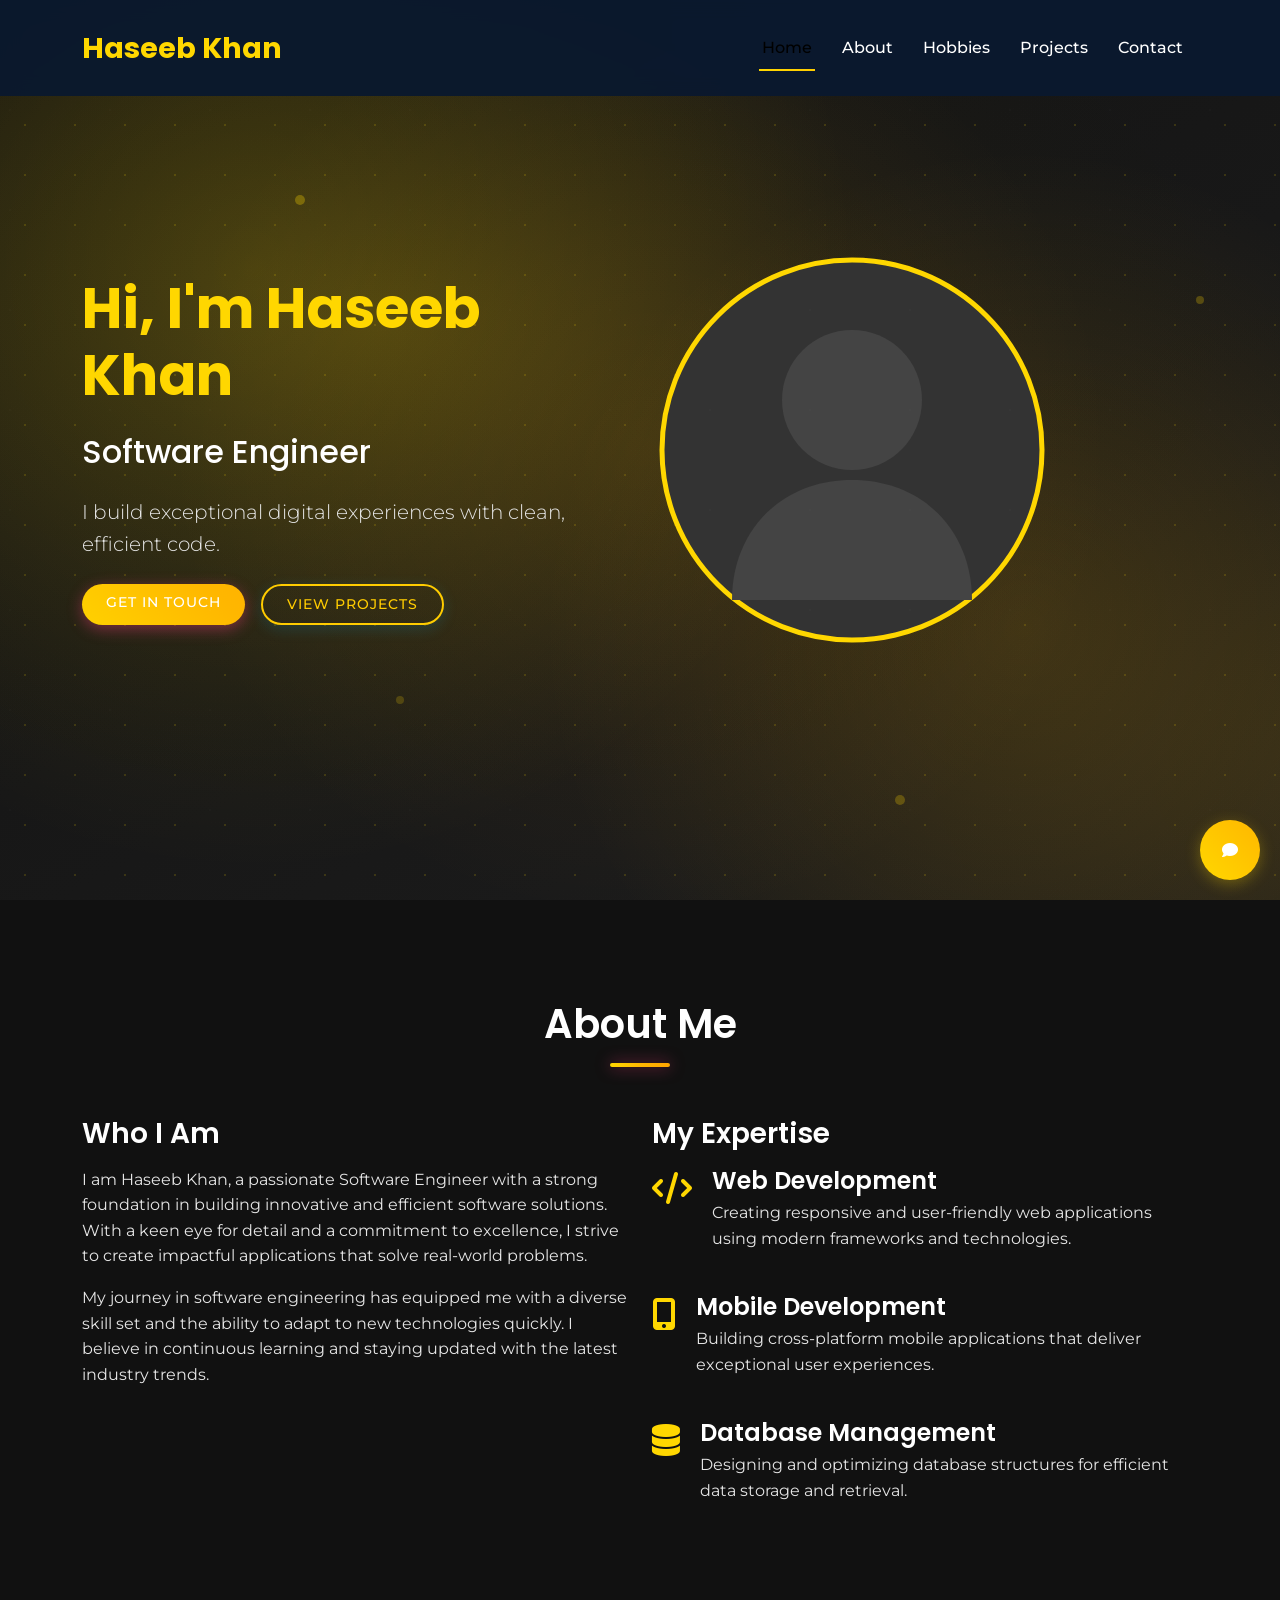
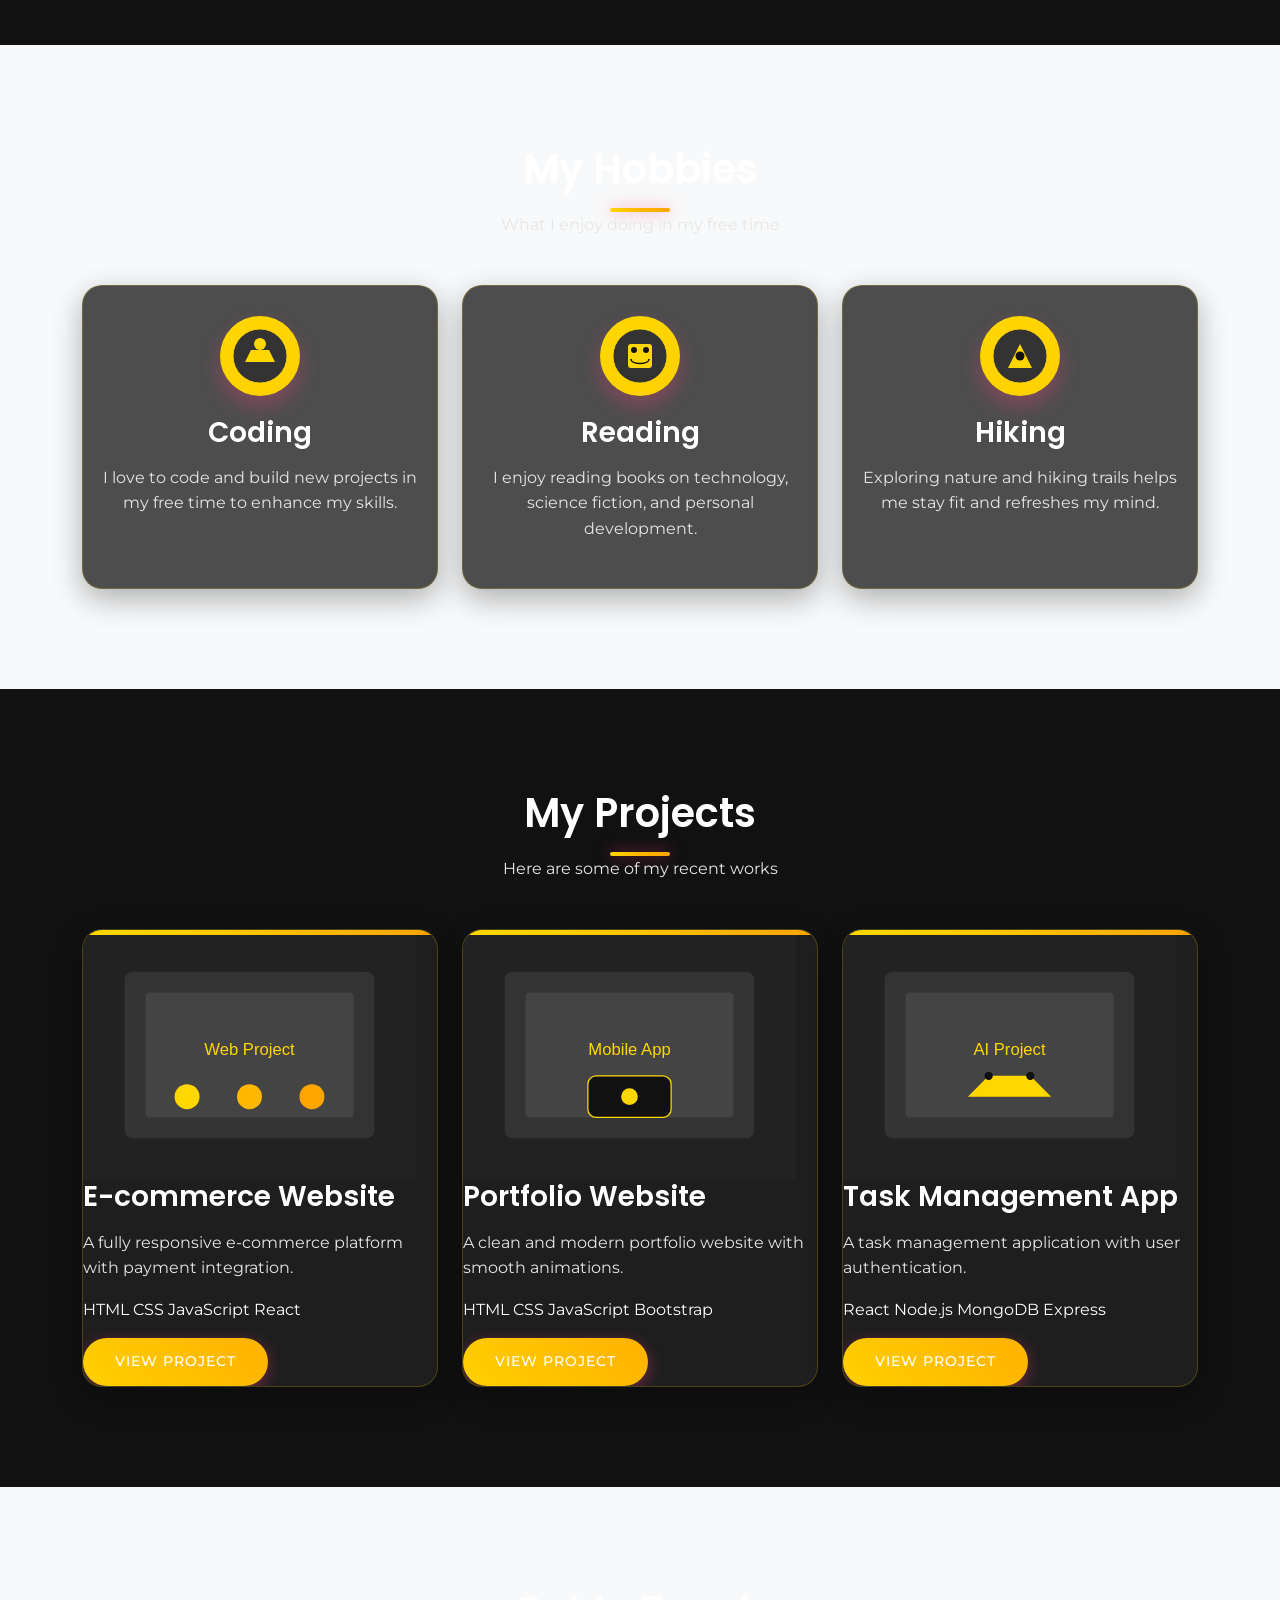
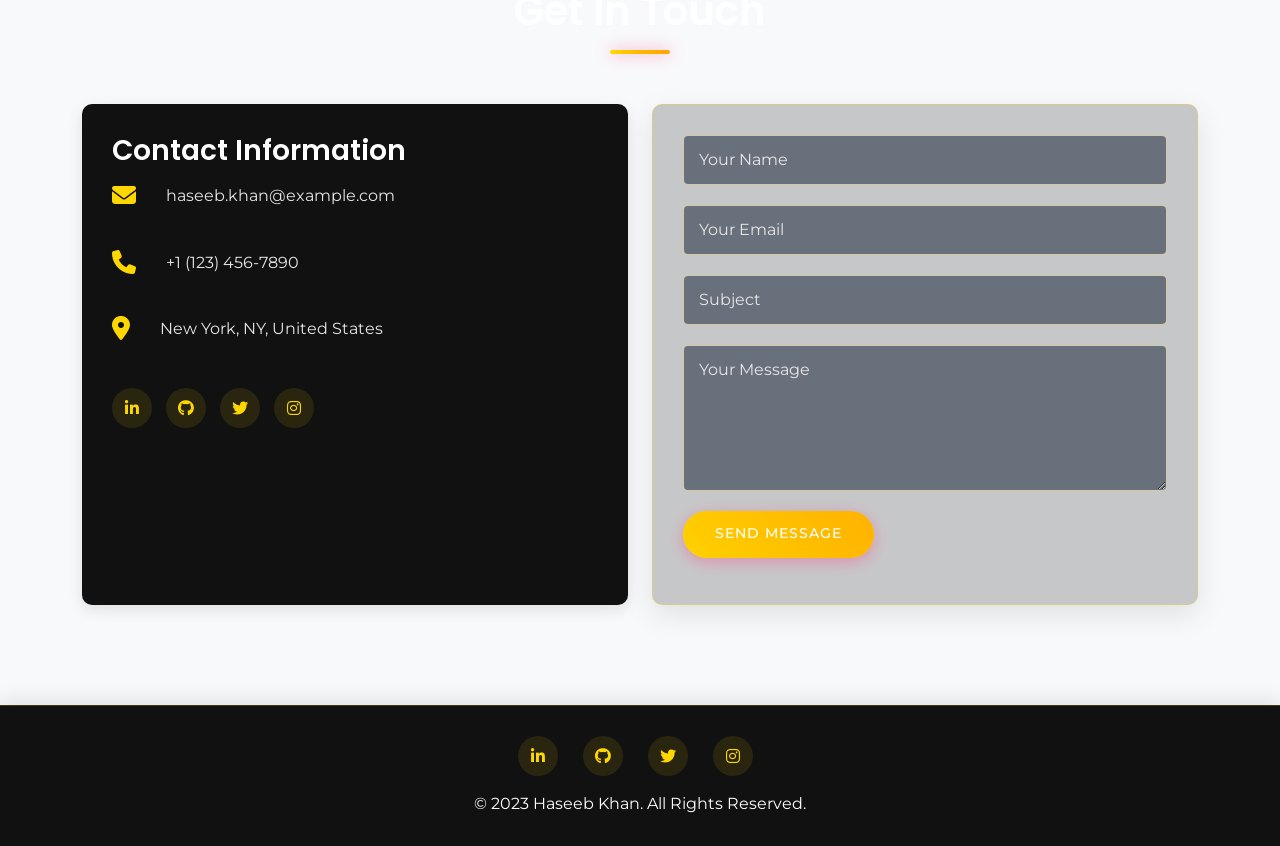
<file: index.html>
<!DOCTYPE html>
<html lang="en">
<head>
    <meta charset="UTF-8">
    <meta name="viewport" content="width=device-width, initial-scale=1.0">
    <title>Haseeb Khan - Software Engineer</title>
    <!-- Bootstrap CSS -->
    <link href="https://cdn.jsdelivr.net/npm/bootstrap@5.3.0/dist/css/bootstrap.min.css" rel="stylesheet">
    <!-- Font Awesome for icons -->
    <link rel="stylesheet" href="https://cdnjs.cloudflare.com/ajax/libs/font-awesome/6.4.0/css/all.min.css">
    <!-- Google Fonts -->
    <link href="https://fonts.googleapis.com/css2?family=Montserrat:wght@300;400;500;600;700&family=Poppins:wght@300;400;500;600;700&display=swap" rel="stylesheet">
    <!-- Custom CSS -->
    <link rel="stylesheet" href="css/style.css">
    <!-- AOS Animation Library -->
    <link href="https://unpkg.com/aos@2.3.1/dist/aos.css" rel="stylesheet">
</head>
<body>
    <!-- Navigation Bar -->
    <nav class="navbar navbar-expand-lg fixed-top">
        <div class="container">
            <a class="navbar-brand" href="#">Haseeb Khan</a>
            <button class="navbar-toggler" type="button" data-bs-toggle="collapse" data-bs-target="#navbarNav" aria-controls="navbarNav" aria-expanded="false" aria-label="Toggle navigation">
                <span class="navbar-toggler-icon"></span>
            </button>
            <div class="collapse navbar-collapse" id="navbarNav">
                <ul class="navbar-nav ms-auto">
                    <li class="nav-item">
                        <a class="nav-link active" href="#home">Home</a>
                    </li>
                    <li class="nav-item">
                        <a class="nav-link" href="about.html">About</a>
                    </li>
                    <li class="nav-item">
                        <a class="nav-link" href="#hobbies">Hobbies</a>
                    </li>
                    <li class="nav-item">
                        <a class="nav-link" href="projects.html">Projects</a>
                    </li>
                    <li class="nav-item">
                        <a class="nav-link" href="contact.html">Contact</a>
                    </li>
                </ul>
            </div>
        </div>
    </nav>

    <!-- Hero Section -->
    <section id="home" class="hero-section d-flex align-items-center" style="background-image: url('images/hero-bg.svg');">
        <div class="container">
            <div class="row align-items-center">
                <div class="col-lg-6" data-aos="fade-right" data-aos-delay="200">
                    <h1 class="display-4 fw-bold mb-4">Hi, I'm <span class="highlight">Haseeb Khan</span></h1>
                    <h2 class="mb-4">Software Engineer</h2>
                    <p class="lead mb-4">I build exceptional digital experiences with clean, efficient code.</p>
                    <div class="d-flex gap-3">
                        <a href="#contact" class="btn btn-primary px-4 py-2">Get In Touch</a>
                        <a href="#projects" class="btn btn-outline-primary px-4 py-2">View Projects</a>
                    </div>
                </div>
                <div class="col-lg-6" data-aos="fade-left" data-aos-delay="400">
                    <!-- Profile image -->
                    <div class="profile-image-container">
                        <img src="images/profile.svg" alt="Haseeb Khan" class="img-fluid profile-image">
                    </div>
                </div>
            </div>
        </div>
    </section>

    <!-- About Section -->
    <section id="about" class="section-padding">
        <div class="container">
            <div class="section-title" data-aos="fade-up">
                <h2>About Me</h2>
                <div class="underline"></div>
            </div>
            <div class="row">
                <div class="col-md-6" data-aos="fade-right" data-aos-delay="200">
                    <h3>Who I Am</h3>
                    <p>I am Haseeb Khan, a passionate Software Engineer with a strong foundation in building innovative and efficient software solutions. With a keen eye for detail and a commitment to excellence, I strive to create impactful applications that solve real-world problems.</p>
                    <p>My journey in software engineering has equipped me with a diverse skill set and the ability to adapt to new technologies quickly. I believe in continuous learning and staying updated with the latest industry trends.</p>
                </div>
                <div class="col-md-6" data-aos="fade-left" data-aos-delay="200">
                    <h3>My Expertise</h3>
                    <div class="expertise-item">
                        <i class="fas fa-code"></i>
                        <div>
                            <h4>Web Development</h4>
                            <p>Creating responsive and user-friendly web applications using modern frameworks and technologies.</p>
                        </div>
                    </div>
                    <div class="expertise-item">
                        <i class="fas fa-mobile-alt"></i>
                        <div>
                            <h4>Mobile Development</h4>
                            <p>Building cross-platform mobile applications that deliver exceptional user experiences.</p>
                        </div>
                    </div>
                    <div class="expertise-item">
                        <i class="fas fa-database"></i>
                        <div>
                            <h4>Database Management</h4>
                            <p>Designing and optimizing database structures for efficient data storage and retrieval.</p>
                        </div>
                    </div>
                </div>
            </div>
        </div>
    </section>

    <!-- Hobbies Section -->
    <section id="hobbies" class="section-padding bg-light">
        <div class="container">
            <div class="section-title text-center mb-5" data-aos="fade-up">
                <h2>My Hobbies</h2>
                <div class="underline"></div>
                <p>What I enjoy doing in my free time</p>
            </div>
            <div class="row g-4">
                <div class="col-md-4" data-aos="zoom-in" data-aos-delay="100">
                    <div class="hobby-card">
                        <div class="hobby-icon">
                            <img src="images/hobby1.svg" alt="Coding" class="img-fluid" style="width: 60px; height: 60px;">
                        </div>
                        <h3>Coding</h3>
                        <p>I love to code and build new projects in my free time to enhance my skills.</p>
                    </div>
                </div>
                <div class="col-md-4" data-aos="zoom-in" data-aos-delay="200">
                    <div class="hobby-card">
                        <div class="hobby-icon">
                            <img src="images/hobby2.svg" alt="Reading" class="img-fluid" style="width: 60px; height: 60px;">
                        </div>
                        <h3>Reading</h3>
                        <p>I enjoy reading books on technology, science fiction, and personal development.</p>
                    </div>
                </div>
                <div class="col-md-4" data-aos="zoom-in" data-aos-delay="300">
                    <div class="hobby-card">
                        <div class="hobby-icon">
                            <img src="images/hobby3.svg" alt="Hiking" class="img-fluid" style="width: 60px; height: 60px;">
                        </div>
                        <h3>Hiking</h3>
                        <p>Exploring nature and hiking trails helps me stay fit and refreshes my mind.</p>
                    </div>
                </div>
            </div>
        </div>
    </section>

    <!-- Projects Section -->
    <section id="projects" class="section-padding">
        <div class="container">
            <div class="section-title text-center mb-5" data-aos="fade-up">
                <h2>My Projects</h2>
                <div class="underline"></div>
                <p>Here are some of my recent works</p>
            </div>
            <div class="row g-4">
                <div class="col-md-4" data-aos="fade-up" data-aos-delay="100">
                    <div class="project-card">
                        <img src="images/project1.svg" alt="Project 1" class="img-fluid project-img">
                        <div class="project-content">
                            <h3>E-commerce Website</h3>
                            <p>A fully responsive e-commerce platform with payment integration.</p>
                            <div class="project-tags">
                                <span class="project-tag">HTML</span>
                                <span class="project-tag">CSS</span>
                                <span class="project-tag">JavaScript</span>
                                <span class="project-tag">React</span>
                            </div>
                            <a href="#" class="btn btn-sm btn-primary mt-3">View Project</a>
                        </div>
                    </div>
                </div>
                <div class="col-md-4" data-aos="fade-up" data-aos-delay="200">
                    <div class="project-card">
                        <img src="images/project2.svg" alt="Project 2" class="img-fluid project-img">
                        <div class="project-content">
                            <h3>Portfolio Website</h3>
                            <p>A clean and modern portfolio website with smooth animations.</p>
                            <div class="project-tags">
                                <span class="project-tag">HTML</span>
                                <span class="project-tag">CSS</span>
                                <span class="project-tag">JavaScript</span>
                                <span class="project-tag">Bootstrap</span>
                            </div>
                            <a href="#" class="btn btn-sm btn-primary mt-3">View Project</a>
                        </div>
                    </div>
                </div>
                <div class="col-md-4" data-aos="fade-up" data-aos-delay="300">
                    <div class="project-card">
                        <img src="images/project3.svg" alt="Project 3" class="img-fluid project-img">
                        <div class="project-content">
                            <h3>Task Management App</h3>
                            <p>A task management application with user authentication.</p>
                            <div class="project-tags">
                                <span class="project-tag">React</span>
                                <span class="project-tag">Node.js</span>
                                <span class="project-tag">MongoDB</span>
                                <span class="project-tag">Express</span>
                            </div>
                            <a href="#" class="btn btn-sm btn-primary mt-3">View Project</a>
                        </div>
                    </div>
                </div>
            </div>
        </div>
    </section>

    <!-- Contact Section -->
    <section id="contact" class="section-padding bg-light">
        <div class="container">
            <div class="section-title" data-aos="fade-up">
                <h2>Get In Touch</h2>
                <div class="underline"></div>
            </div>
            <div class="row">
                <div class="col-md-6" data-aos="fade-right" data-aos-delay="200">
                    <div class="contact-info">
                        <h3>Contact Information</h3>
                        <div class="contact-item">
                            <i class="fas fa-envelope"></i>
                            <p>haseeb.khan@example.com</p>
                        </div>
                        <div class="contact-item">
                            <i class="fas fa-phone"></i>
                            <p>+1 (123) 456-7890</p>
                        </div>
                        <div class="contact-item">
                            <i class="fas fa-map-marker-alt"></i>
                            <p>New York, NY, United States</p>
                        </div>
                        <div class="social-links">
                            <a href="#" class="social-icon"><i class="fab fa-linkedin-in"></i></a>
                            <a href="#" class="social-icon"><i class="fab fa-github"></i></a>
                            <a href="#" class="social-icon"><i class="fab fa-twitter"></i></a>
                            <a href="#" class="social-icon"><i class="fab fa-instagram"></i></a>
                        </div>
                    </div>
                </div>
                <div class="col-md-6" data-aos="fade-left" data-aos-delay="200">
                    <form id="contact-form" class="contact-form">
                        <div class="mb-3">
                            <input type="text" class="form-control" id="name" placeholder="Your Name" required>
                        </div>
                        <div class="mb-3">
                            <input type="email" class="form-control" id="email" placeholder="Your Email" required>
                        </div>
                        <div class="mb-3">
                            <input type="text" class="form-control" id="subject" placeholder="Subject">
                        </div>
                        <div class="mb-3">
                            <textarea class="form-control" id="message" rows="5" placeholder="Your Message" required></textarea>
                        </div>
                        <button type="submit" class="btn btn-primary">Send Message</button>
                        <div id="form-message" class="mt-3"></div>
                    </form>
                </div>
            </div>
        </div>
    </section>

    <!-- Footer -->
    <footer>
        <div class="container">
            <div class="footer-social">
                <a href="#" class="social-icon"><i class="fab fa-linkedin-in"></i></a>
                <a href="#" class="social-icon"><i class="fab fa-github"></i></a>
                <a href="#" class="social-icon"><i class="fab fa-twitter"></i></a>
                <a href="#" class="social-icon"><i class="fab fa-instagram"></i></a>
            </div>
            <p class="footer-text">&copy; 2023 Haseeb Khan. All Rights Reserved.</p>
        </div>
    </footer>

    <!-- Chat Bot -->
    <div class="chat-bot-container">
        <div class="chat-bot-button">
            <i class="fas fa-comment"></i>
        </div>
        <div class="chat-bot-window">
            <div class="chat-bot-header">
                <h3>Chat Assistant</h3>
                <div class="chat-bot-close"><i class="fas fa-times"></i></div>
            </div>
            <div class="chat-bot-messages">
                <!-- Messages will be added here dynamically -->
            </div>
            <div class="chat-bot-input">
                <input type="text" placeholder="Type your message...">
                <button><i class="fas fa-paper-plane"></i></button>
            </div>
        </div>
    </div>

    <!-- Bootstrap JS -->
    <script src="https://cdn.jsdelivr.net/npm/bootstrap@5.3.0/dist/js/bootstrap.bundle.min.js"></script>
    <!-- AOS Animation Library -->
    <script src="https://unpkg.com/aos@2.3.1/dist/aos.js"></script>
    <!-- Custom JS -->
    <script src="js/script.js"></script>
    <!-- Chat Bot JS -->
    <script src="js/chatbot.js"></script>
</body>
</html>
</file>
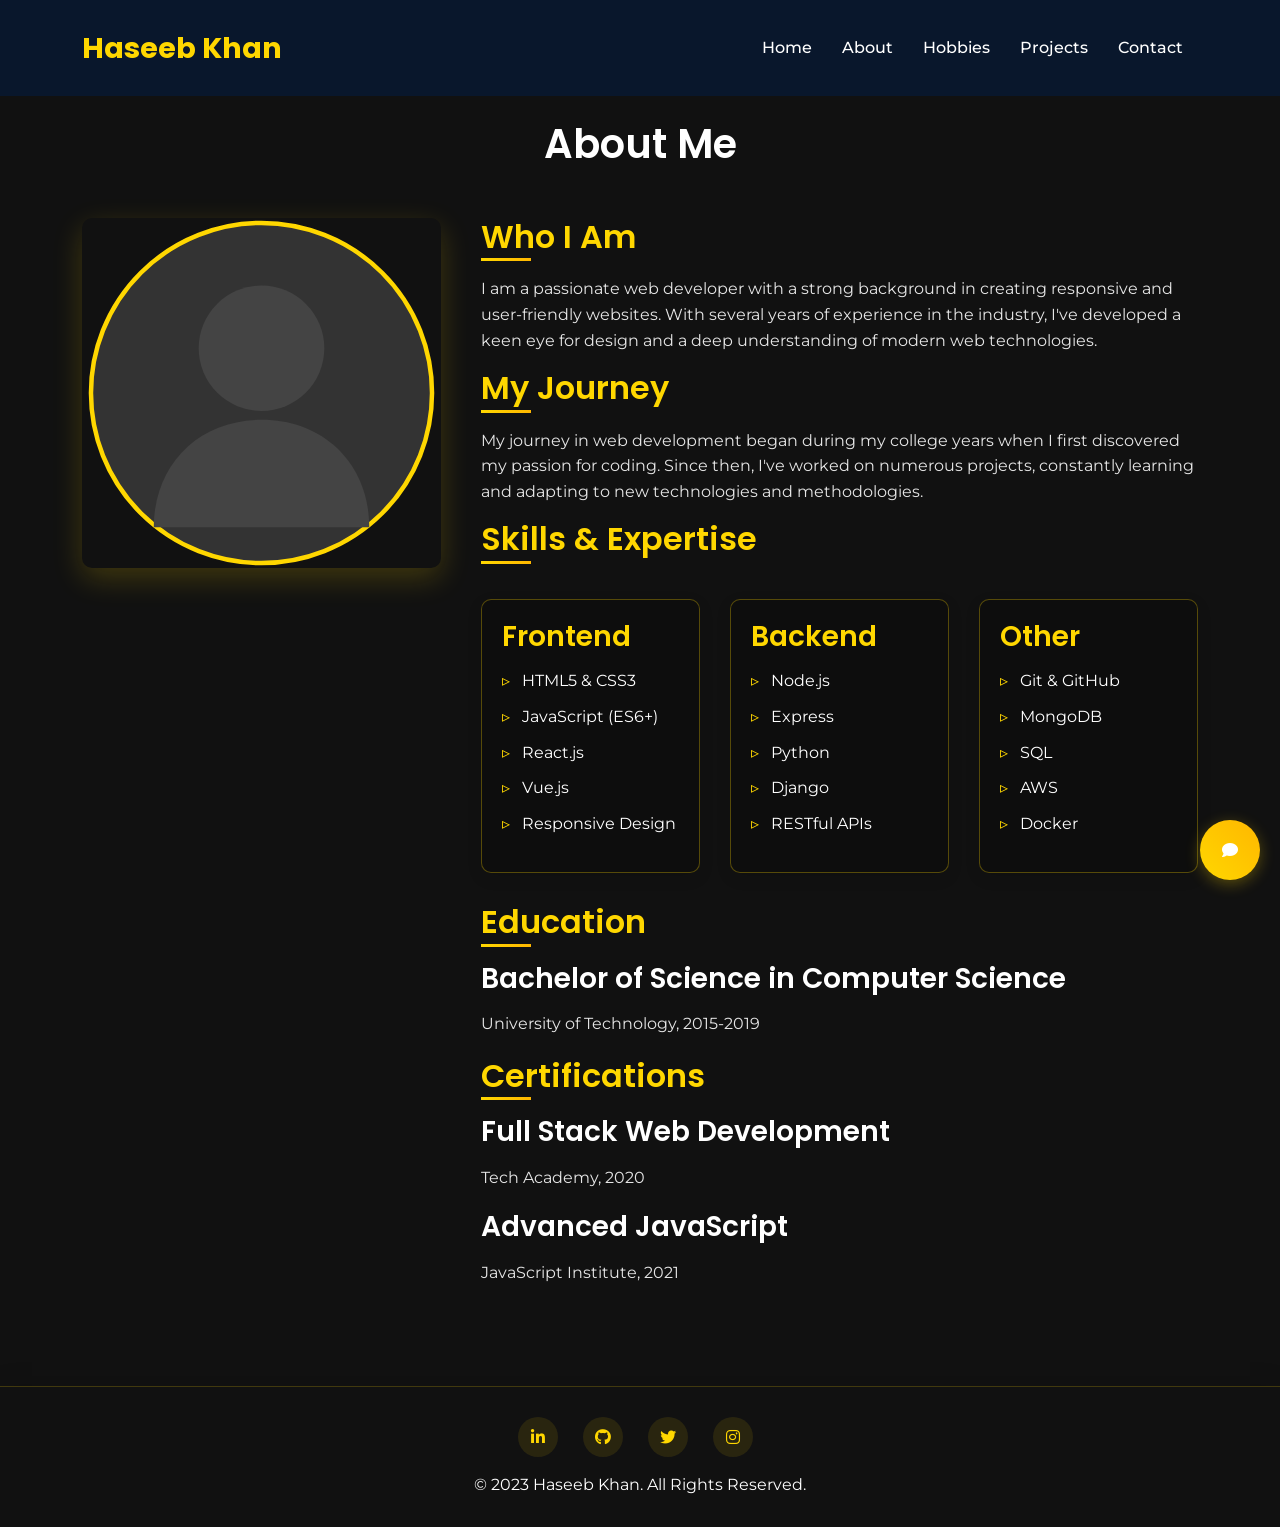
<file: about.html>
<!DOCTYPE html>
<html lang="en">
<head>
    <meta charset="UTF-8">
    <meta name="viewport" content="width=device-width, initial-scale=1.0">
    <title>About Me - Portfolio</title>
    <!-- Bootstrap CSS -->
    <link href="https://cdn.jsdelivr.net/npm/bootstrap@5.3.0/dist/css/bootstrap.min.css" rel="stylesheet">
    <!-- Font Awesome for icons -->
    <link rel="stylesheet" href="https://cdnjs.cloudflare.com/ajax/libs/font-awesome/6.4.0/css/all.min.css">
    <!-- Google Fonts -->
    <link href="https://fonts.googleapis.com/css2?family=Montserrat:wght@300;400;500;600;700&family=Poppins:wght@300;400;500;600;700&display=swap" rel="stylesheet">
    <!-- Custom CSS -->
    <link rel="stylesheet" href="css/style.css">
    <!-- AOS Animation Library -->
    <link href="https://unpkg.com/aos@2.3.1/dist/aos.css" rel="stylesheet">
</head>
<body>
    <!-- Navigation Bar -->
    <nav class="navbar navbar-expand-lg fixed-top">
        <div class="container">
            <a class="navbar-brand" href="index.html">Haseeb Khan</a>
            <button class="navbar-toggler" type="button" data-bs-toggle="collapse" data-bs-target="#navbarNav" aria-controls="navbarNav" aria-expanded="false" aria-label="Toggle navigation">
                <span class="navbar-toggler-icon"></span>
            </button>
            <div class="collapse navbar-collapse" id="navbarNav">
                <ul class="navbar-nav ms-auto">
                    <li class="nav-item">
                        <a class="nav-link" href="index.html">Home</a>
                    </li>
                    <li class="nav-item">
                        <a class="nav-link active" href="about.html">About</a>
                    </li>
                    <li class="nav-item">
                        <a class="nav-link" href="#hobbies">Hobbies</a>
                    </li>
                    <li class="nav-item">
                        <a class="nav-link" href="projects.html">Projects</a>
                    </li>
                    <li class="nav-item">
                        <a class="nav-link" href="contact.html">Contact</a>
                    </li>
                </ul>
            </div>
        </div>
    </nav>

    <section class="about-section">
        <div class="container">
            <h1 class="section-title">About <span class="highlight">Me</span></h1>
            <div class="about-content">
                <div class="about-image">
                    <img src="images/profile.svg" alt="Profile Picture">
                </div>
                <div class="about-text">
                    <h2>Who I Am</h2>
                    <p>I am a passionate web developer with a strong background in creating responsive and user-friendly websites. With several years of experience in the industry, I've developed a keen eye for design and a deep understanding of modern web technologies.</p>
                    
                    <h2>My Journey</h2>
                    <p>My journey in web development began during my college years when I first discovered my passion for coding. Since then, I've worked on numerous projects, constantly learning and adapting to new technologies and methodologies.</p>
                    
                    <h2>Skills & Expertise</h2>
                    <div class="skills-container">
                        <div class="skill-category">
                            <h3>Frontend</h3>
                            <ul class="skill-list">
                                <li>HTML5 & CSS3</li>
                                <li>JavaScript (ES6+)</li>
                                <li>React.js</li>
                                <li>Vue.js</li>
                                <li>Responsive Design</li>
                            </ul>
                        </div>
                        <div class="skill-category">
                            <h3>Backend</h3>
                            <ul class="skill-list">
                                <li>Node.js</li>
                                <li>Express</li>
                                <li>Python</li>
                                <li>Django</li>
                                <li>RESTful APIs</li>
                            </ul>
                        </div>
                        <div class="skill-category">
                            <h3>Other</h3>
                            <ul class="skill-list">
                                <li>Git & GitHub</li>
                                <li>MongoDB</li>
                                <li>SQL</li>
                                <li>AWS</li>
                                <li>Docker</li>
                            </ul>
                        </div>
                    </div>
                    
                    <h2>Education</h2>
                    <div class="education-item">
                        <h3>Bachelor of Science in Computer Science</h3>
                        <p>University of Technology, 2015-2019</p>
                    </div>
                    
                    <h2>Certifications</h2>
                    <div class="certification-item">
                        <h3>Full Stack Web Development</h3>
                        <p>Tech Academy, 2020</p>
                    </div>
                    <div class="certification-item">
                        <h3>Advanced JavaScript</h3>
                        <p>JavaScript Institute, 2021</p>
                    </div>
                </div>
            </div>
        </div>
    </section>

    <!-- Footer -->
    <footer>
        <div class="container">
            <div class="footer-social">
                <a href="#" class="social-icon"><i class="fab fa-linkedin-in"></i></a>
                <a href="#" class="social-icon"><i class="fab fa-github"></i></a>
                <a href="#" class="social-icon"><i class="fab fa-twitter"></i></a>
                <a href="#" class="social-icon"><i class="fab fa-instagram"></i></a>
            </div>
            <p class="footer-text">&copy; 2023 Haseeb Khan. All Rights Reserved.</p>
        </div>
    </footer>

    <!-- Chat Bot -->
    <div class="chat-bot-container">
        <div class="chat-bot-button">
            <i class="fas fa-comment"></i>
        </div>
        <div class="chat-bot-window">
            <div class="chat-bot-header">
                <h3>Chat Assistant</h3>
                <div class="chat-bot-close"><i class="fas fa-times"></i></div>
            </div>
            <div class="chat-bot-messages">
                <!-- Messages will be added here dynamically -->
            </div>
            <div class="chat-bot-input">
                <input type="text" placeholder="Type your message...">
                <button><i class="fas fa-paper-plane"></i></button>
            </div>
        </div>
    </div>

    <!-- Bootstrap JS -->
    <script src="https://cdn.jsdelivr.net/npm/bootstrap@5.3.0/dist/js/bootstrap.bundle.min.js"></script>
    <!-- AOS Animation Library -->
    <script src="https://unpkg.com/aos@2.3.1/dist/aos.js"></script>
    <!-- Custom JS -->
    <script src="js/script.js"></script>
    <!-- Chat Bot JS -->
    <script src="js/chatbot.js"></script>
</body>
</html>
</file>
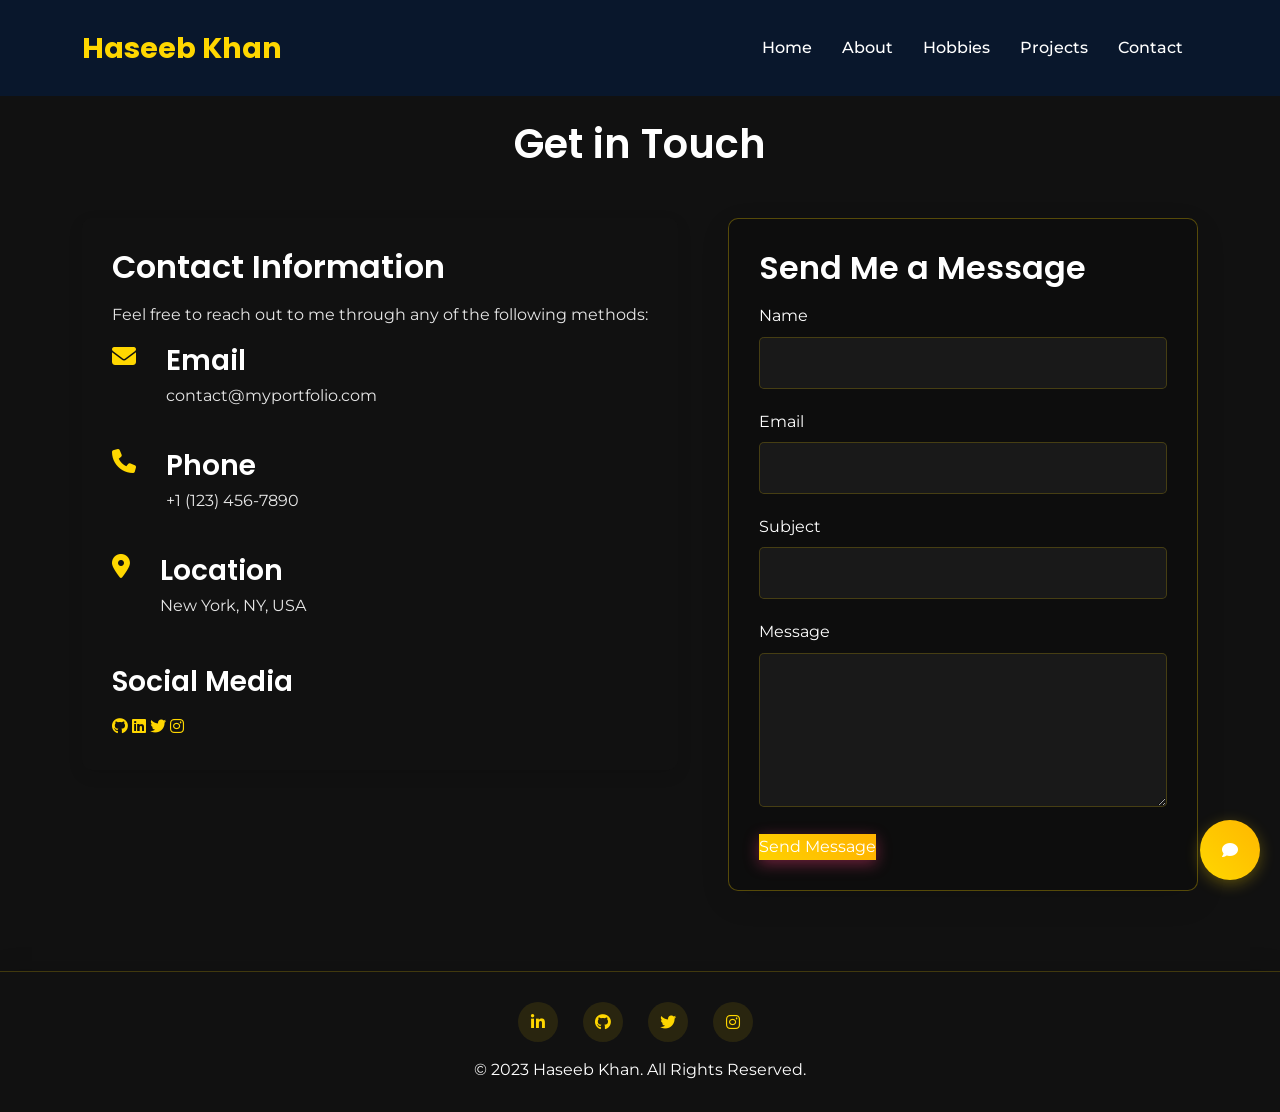
<file: contact.html>
<!DOCTYPE html>
<html lang="en">
<head>
    <meta charset="UTF-8">
    <meta name="viewport" content="width=device-width, initial-scale=1.0">
    <title>Contact - Portfolio</title>
    <!-- Bootstrap CSS -->
    <link href="https://cdn.jsdelivr.net/npm/bootstrap@5.3.0/dist/css/bootstrap.min.css" rel="stylesheet">
    <!-- Font Awesome for icons -->
    <link rel="stylesheet" href="https://cdnjs.cloudflare.com/ajax/libs/font-awesome/6.4.0/css/all.min.css">
    <!-- Google Fonts -->
    <link href="https://fonts.googleapis.com/css2?family=Montserrat:wght@300;400;500;600;700&family=Poppins:wght@300;400;500;600;700&display=swap" rel="stylesheet">
    <!-- Custom CSS -->
    <link rel="stylesheet" href="css/style.css">
    <!-- AOS Animation Library -->
    <link href="https://unpkg.com/aos@2.3.1/dist/aos.css" rel="stylesheet">
</head>
<body>
    <!-- Navigation Bar -->
    <nav class="navbar navbar-expand-lg fixed-top">
        <div class="container">
            <a class="navbar-brand" href="index.html">Haseeb Khan</a>
            <button class="navbar-toggler" type="button" data-bs-toggle="collapse" data-bs-target="#navbarNav" aria-controls="navbarNav" aria-expanded="false" aria-label="Toggle navigation">
                <span class="navbar-toggler-icon"></span>
            </button>
            <div class="collapse navbar-collapse" id="navbarNav">
                <ul class="navbar-nav ms-auto">
                    <li class="nav-item">
                        <a class="nav-link" href="index.html">Home</a>
                    </li>
                    <li class="nav-item">
                        <a class="nav-link" href="about.html">About</a>
                    </li>
                    <li class="nav-item">
                        <a class="nav-link" href="#hobbies">Hobbies</a>
                    </li>
                    <li class="nav-item">
                        <a class="nav-link" href="projects.html">Projects</a>
                    </li>
                    <li class="nav-item">
                        <a class="nav-link active" href="contact.html">Contact</a>
                    </li>
                </ul>
            </div>
        </div>
    </nav>

    <section class="contact-section">
        <div class="container">
            <h1 class="section-title">Get in <span class="highlight">Touch</span></h1>
            
            <div class="contact-container">
                <div class="contact-info">
                    <h2>Contact Information</h2>
                    <p>Feel free to reach out to me through any of the following methods:</p>
                    
                    <div class="contact-item">
                        <i class="fas fa-envelope"></i>
                        <div>
                            <h3>Email</h3>
                            <p>contact@myportfolio.com</p>
                        </div>
                    </div>
                    
                    <div class="contact-item">
                        <i class="fas fa-phone"></i>
                        <div>
                            <h3>Phone</h3>
                            <p>+1 (123) 456-7890</p>
                        </div>
                    </div>
                    
                    <div class="contact-item">
                        <i class="fas fa-map-marker-alt"></i>
                        <div>
                            <h3>Location</h3>
                            <p>New York, NY, USA</p>
                        </div>
                    </div>
                    
                    <div class="social-links">
                        <h3>Social Media</h3>
                        <div class="social-icons">
                            <a href="#"><i class="fab fa-github"></i></a>
                            <a href="#"><i class="fab fa-linkedin"></i></a>
                            <a href="#"><i class="fab fa-twitter"></i></a>
                            <a href="#"><i class="fab fa-instagram"></i></a>
                        </div>
                    </div>
                </div>
                
                <div class="contact-form">
                    <h2>Send Me a Message</h2>
                    <form id="contactForm">
                        <div class="form-group">
                            <label for="name">Name</label>
                            <input type="text" id="name" name="name" required>
                        </div>
                        
                        <div class="form-group">
                            <label for="email">Email</label>
                            <input type="email" id="email" name="email" required>
                        </div>
                        
                        <div class="form-group">
                            <label for="subject">Subject</label>
                            <input type="text" id="subject" name="subject" required>
                        </div>
                        
                        <div class="form-group">
                            <label for="message">Message</label>
                            <textarea id="message" name="message" rows="5" required></textarea>
                        </div>
                        
                        <button type="submit" class="btn-primary">Send Message</button>
                    </form>
                </div>
            </div>
        </div>
    </section>

    <footer>
        <div class="container">
            <div class="footer-social">
                <a href="#" class="social-icon"><i class="fab fa-linkedin-in"></i></a>
                <a href="#" class="social-icon"><i class="fab fa-github"></i></a>
                <a href="#" class="social-icon"><i class="fab fa-twitter"></i></a>
                <a href="#" class="social-icon"><i class="fab fa-instagram"></i></a>
            </div>
            <p class="footer-text">&copy; 2023 Haseeb Khan. All Rights Reserved.</p>
        </div>
    </footer>

    <!-- Chat Bot -->
    <div class="chat-bot-container">
        <div class="chat-bot-button">
            <i class="fas fa-comment"></i>
        </div>
        <div class="chat-bot-window">
            <div class="chat-bot-header">
                <h3>Chat Assistant</h3>
                <div class="chat-bot-close"><i class="fas fa-times"></i></div>
            </div>
            <div class="chat-bot-messages">
                <!-- Messages will be added here dynamically -->
            </div>
            <div class="chat-bot-input">
                <input type="text" placeholder="Type your message...">
                <button><i class="fas fa-paper-plane"></i></button>
            </div>
        </div>
    </div>

    <!-- Bootstrap JS -->
    <script src="https://cdn.jsdelivr.net/npm/bootstrap@5.3.0/dist/js/bootstrap.bundle.min.js"></script>
    <!-- AOS Animation Library -->
    <script src="https://unpkg.com/aos@2.3.1/dist/aos.js"></script>
    <!-- Custom JS -->
    <script src="js/script.js"></script>
    <!-- Chat Bot JS -->
    <script src="js/chatbot.js"></script>
</body>
</html>
</file>
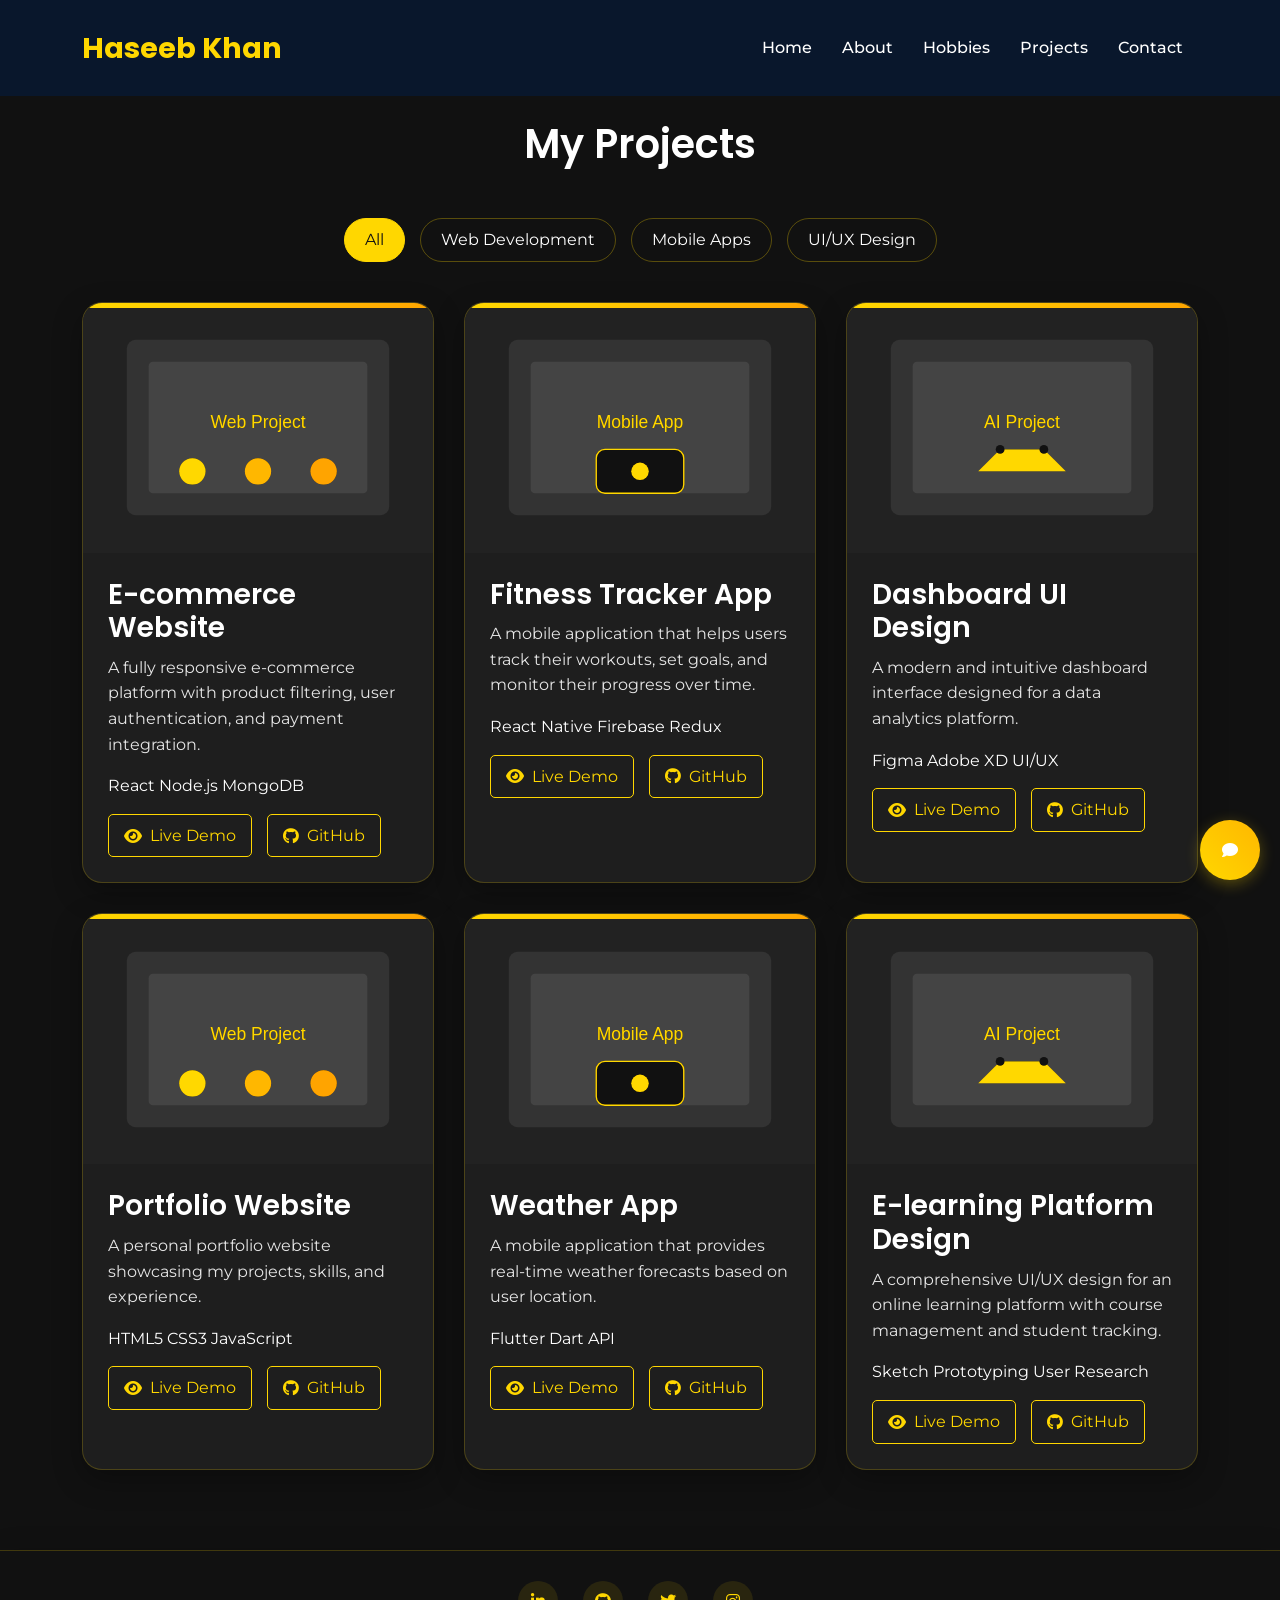
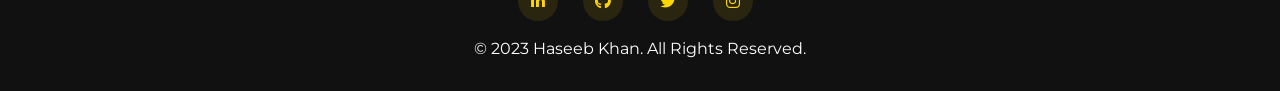
<file: projects.html>
<!DOCTYPE html>
<html lang="en">
<head>
    <meta charset="UTF-8">
    <meta name="viewport" content="width=device-width, initial-scale=1.0">
    <title>Projects - Portfolio</title>
    <!-- Bootstrap CSS -->
    <link href="https://cdn.jsdelivr.net/npm/bootstrap@5.3.0/dist/css/bootstrap.min.css" rel="stylesheet">
    <!-- Font Awesome for icons -->
    <link rel="stylesheet" href="https://cdnjs.cloudflare.com/ajax/libs/font-awesome/6.4.0/css/all.min.css">
    <!-- Google Fonts -->
    <link href="https://fonts.googleapis.com/css2?family=Montserrat:wght@300;400;500;600;700&family=Poppins:wght@300;400;500;600;700&display=swap" rel="stylesheet">
    <!-- Custom CSS -->
    <link rel="stylesheet" href="css/style.css">
    <!-- AOS Animation Library -->
    <link href="https://unpkg.com/aos@2.3.1/dist/aos.css" rel="stylesheet">
</head>
<body>
    <!-- Navigation Bar -->
    <nav class="navbar navbar-expand-lg fixed-top">
        <div class="container">
            <a class="navbar-brand" href="index.html">Haseeb Khan</a>
            <button class="navbar-toggler" type="button" data-bs-toggle="collapse" data-bs-target="#navbarNav" aria-controls="navbarNav" aria-expanded="false" aria-label="Toggle navigation">
                <span class="navbar-toggler-icon"></span>
            </button>
            <div class="collapse navbar-collapse" id="navbarNav">
                <ul class="navbar-nav ms-auto">
                    <li class="nav-item">
                        <a class="nav-link" href="index.html">Home</a>
                    </li>
                    <li class="nav-item">
                        <a class="nav-link" href="about.html">About</a>
                    </li>
                    <li class="nav-item">
                        <a class="nav-link" href="#hobbies">Hobbies</a>
                    </li>
                    <li class="nav-item">
                        <a class="nav-link active" href="projects.html">Projects</a>
                    </li>
                    <li class="nav-item">
                        <a class="nav-link" href="contact.html">Contact</a>
                    </li>
                </ul>
            </div>
        </div>
    </nav>

    <section class="projects-section">
        <div class="container">
            <h1 class="section-title">My <span class="highlight">Projects</span></h1>
            
            <div class="project-filters">
                <button class="filter-btn active" data-filter="all">All</button>
                <button class="filter-btn" data-filter="web">Web Development</button>
                <button class="filter-btn" data-filter="mobile">Mobile Apps</button>
                <button class="filter-btn" data-filter="design">UI/UX Design</button>
            </div>
            
            <div class="projects-grid">
                <div class="project-card" data-category="web">
                    <div class="project-img">
                        <img src="images/project1.svg" alt="E-commerce Website">
                    </div>
                    <div class="project-info">
                        <h3>E-commerce Website</h3>
                        <p>A fully responsive e-commerce platform with product filtering, user authentication, and payment integration.</p>
                        <div class="project-tags">
                            <span class="project-tag">React</span>
                            <span class="project-tag">Node.js</span>
                            <span class="project-tag">MongoDB</span>
                        </div>
                        <div class="project-links">
                            <a href="#" class="btn-secondary"><i class="fas fa-eye"></i> Live Demo</a>
                            <a href="#" class="btn-secondary"><i class="fab fa-github"></i> GitHub</a>
                        </div>
                    </div>
                </div>
                
                <div class="project-card" data-category="mobile">
                    <div class="project-img">
                        <img src="images/project2.svg" alt="Fitness Tracker App">
                    </div>
                    <div class="project-info">
                        <h3>Fitness Tracker App</h3>
                        <p>A mobile application that helps users track their workouts, set goals, and monitor their progress over time.</p>
                        <div class="project-tags">
                            <span class="project-tag">React Native</span>
                            <span class="project-tag">Firebase</span>
                            <span class="project-tag">Redux</span>
                        </div>
                        <div class="project-links">
                            <a href="#" class="btn-secondary"><i class="fas fa-eye"></i> Live Demo</a>
                            <a href="#" class="btn-secondary"><i class="fab fa-github"></i> GitHub</a>
                        </div>
                    </div>
                </div>
                
                <div class="project-card" data-category="design">
                    <div class="project-img">
                        <img src="images/project3.svg" alt="Dashboard UI Design">
                    </div>
                    <div class="project-info">
                        <h3>Dashboard UI Design</h3>
                        <p>A modern and intuitive dashboard interface designed for a data analytics platform.</p>
                        <div class="project-tags">
                            <span class="project-tag">Figma</span>
                            <span class="project-tag">Adobe XD</span>
                            <span class="project-tag">UI/UX</span>
                        </div>
                        <div class="project-links">
                            <a href="#" class="btn-secondary"><i class="fas fa-eye"></i> Live Demo</a>
                            <a href="#" class="btn-secondary"><i class="fab fa-github"></i> GitHub</a>
                        </div>
                    </div>
                </div>
                
                <div class="project-card" data-category="web">
                    <div class="project-img">
                        <img src="images/project1.svg" alt="Portfolio Website">
                    </div>
                    <div class="project-info">
                        <h3>Portfolio Website</h3>
                        <p>A personal portfolio website showcasing my projects, skills, and experience.</p>
                        <div class="project-tags">
                            <span class="project-tag">HTML5</span>
                            <span class="project-tag">CSS3</span>
                            <span class="project-tag">JavaScript</span>
                        </div>
                        <div class="project-links">
                            <a href="#" class="btn-secondary"><i class="fas fa-eye"></i> Live Demo</a>
                            <a href="#" class="btn-secondary"><i class="fab fa-github"></i> GitHub</a>
                        </div>
                    </div>
                </div>
                
                <div class="project-card" data-category="mobile">
                    <div class="project-img">
                        <img src="images/project2.svg" alt="Weather App">
                    </div>
                    <div class="project-info">
                        <h3>Weather App</h3>
                        <p>A mobile application that provides real-time weather forecasts based on user location.</p>
                        <div class="project-tags">
                            <span class="project-tag">Flutter</span>
                            <span class="project-tag">Dart</span>
                            <span class="project-tag">API</span>
                        </div>
                        <div class="project-links">
                            <a href="#" class="btn-secondary"><i class="fas fa-eye"></i> Live Demo</a>
                            <a href="#" class="btn-secondary"><i class="fab fa-github"></i> GitHub</a>
                        </div>
                    </div>
                </div>
                
                <div class="project-card" data-category="design">
                    <div class="project-img">
                        <img src="images/project3.svg" alt="E-learning Platform Design">
                    </div>
                    <div class="project-info">
                        <h3>E-learning Platform Design</h3>
                        <p>A comprehensive UI/UX design for an online learning platform with course management and student tracking.</p>
                        <div class="project-tags">
                            <span class="project-tag">Sketch</span>
                            <span class="project-tag">Prototyping</span>
                            <span class="project-tag">User Research</span>
                        </div>
                        <div class="project-links">
                            <a href="#" class="btn-secondary"><i class="fas fa-eye"></i> Live Demo</a>
                            <a href="#" class="btn-secondary"><i class="fab fa-github"></i> GitHub</a>
                        </div>
                    </div>
                </div>
            </div>
        </div>
    </section>

    <!-- Footer -->
    <footer>
        <div class="container">
            <div class="footer-social">
                <a href="#" class="social-icon"><i class="fab fa-linkedin-in"></i></a>
                <a href="#" class="social-icon"><i class="fab fa-github"></i></a>
                <a href="#" class="social-icon"><i class="fab fa-twitter"></i></a>
                <a href="#" class="social-icon"><i class="fab fa-instagram"></i></a>
            </div>
            <p class="footer-text">&copy; 2023 Haseeb Khan. All Rights Reserved.</p>
        </div>
    </footer>

    <!-- Chat Bot -->
    <div class="chat-bot-container">
        <div class="chat-bot-button">
            <i class="fas fa-comment"></i>
        </div>
        <div class="chat-bot-window">
            <div class="chat-bot-header">
                <h3>Chat Assistant</h3>
                <div class="chat-bot-close"><i class="fas fa-times"></i></div>
            </div>
            <div class="chat-bot-messages">
                <!-- Messages will be added here dynamically -->
            </div>
            <div class="chat-bot-input">
                <input type="text" placeholder="Type your message...">
                <button><i class="fas fa-paper-plane"></i></button>
            </div>
        </div>
    </div>

    <!-- Bootstrap JS -->
    <script src="https://cdn.jsdelivr.net/npm/bootstrap@5.3.0/dist/js/bootstrap.bundle.min.js"></script>
    <!-- AOS Animation Library -->
    <script src="https://unpkg.com/aos@2.3.1/dist/aos.js"></script>
    <!-- Custom JS -->
    <script src="js/script.js"></script>
    <!-- Chat Bot JS -->
    <script src="js/chatbot.js"></script>
</body>
</html>
</file>
<file: css/style.css>
/* 
   Portfolio Website for Haseeb Khan
   Premium Design with Dark Theme and Gold/Royal Blue Accents
*/

/* ===== GLOBAL STYLES ===== */
:root {
    --primary-color: #111111;      /* Deep black background */
    --secondary-color: #222222;    /* Rich black for sections */
    --accent-color: #ffd700;       /* Gold accent */
    --accent-color-2: #ffcc00;     /* Bright yellow accent */
    --accent-color-3: #ffb700;     /* Amber accent */
    --accent-color-4: #ffa500;     /* Orange accent */
    --text-color: #ffffff;         /* Bright white text for contrast */
    --text-color-secondary: #e6e6e6; /* Light gray text */
    --highlight-color: #ffd700;    /* Gold highlight for hover effects */
    --gradient-start: #ffd700;     /* Gradient start color (gold) */
    --gradient-end: #ffb700;       /* Gradient middle color (amber) */
    --gradient-end-2: #ffa500;     /* Gradient end color (orange) */
    --font-primary: 'Montserrat', sans-serif;
    --font-secondary: 'Poppins', sans-serif;
    --transition: all 0.3s ease-in-out;
}

* {
    margin: 0;
    padding: 0;
    box-sizing: border-box;
}

html {
    scroll-behavior: smooth;
}

body {
    font-family: var(--font-primary);
    background-color: var(--primary-color);
    color: var(--text-color);
    line-height: 1.6;
    overflow-x: hidden;
}

h1, h2, h3, h4, h5, h6 {
    font-family: var(--font-secondary);
    font-weight: 600;
    margin-bottom: 1rem;
}

p {
    margin-bottom: 1rem;
    color: var(--text-color-secondary);
}

a {
    text-decoration: none;
    color: var(--accent-color);
    transition: var(--transition);
}

a:hover {
    color: var(--accent-color-2);
}

.btn {
    padding: 0.8rem 2rem;
    border-radius: 30px;
    font-weight: 500;
    transition: var(--transition);
    text-transform: uppercase;
    letter-spacing: 1px;
    font-size: 0.9rem;
}

.btn-primary {
    background: linear-gradient(45deg, var(--gradient-start), var(--gradient-end), var(--gradient-end-2));
    background-size: 200% 200%;
    animation: gradientShift 5s ease infinite;
    border: none;
    color: white;
    box-shadow: 0 4px 15px rgba(255, 62, 127, 0.4);
    position: relative;
    z-index: 1;
    overflow: hidden;
}

@keyframes gradientShift {
    0% {
        background-position: 0% 50%;
    }
    50% {
        background-position: 100% 50%;
    }
    100% {
        background-position: 0% 50%;
    }
}

.btn-primary:hover {
    transform: translateY(-3px) scale(1.05);
    box-shadow: 0 8px 25px rgba(255, 62, 127, 0.6);
    color: white;
}

.btn-primary::after {
    content: '';
    position: absolute;
    top: 0;
    left: 0;
    width: 100%;
    height: 100%;
    background: linear-gradient(45deg, var(--accent-color-4), var(--accent-color-2), var(--accent-color-3));
    background-size: 200% 200%;
    z-index: -1;
    transition: opacity 0.3s ease-in-out;
    opacity: 0;
}

.btn-primary:hover::after {
    opacity: 1;
}

.btn-outline-primary {
    background-color: transparent;
    border: 2px solid var(--accent-color-2);
    color: var(--accent-color-2);
    box-shadow: 0 4px 15px rgba(0, 191, 255, 0.15);
}

.btn-outline-primary:hover {
    background: linear-gradient(to right, var(--gradient-start), var(--gradient-end));
    border-color: transparent;
    color: white;
    box-shadow: 0 8px 25px rgba(0, 191, 255, 0.3);
    transform: translateY(-3px);
}

.section-padding {
    padding: 100px 0;
}

.section-title {
    text-align: center;
    margin-bottom: 50px;
}

.section-title h2 {
    font-size: 2.5rem;
    margin-bottom: 15px;
    position: relative;
    display: inline-block;
}

.underline {
    height: 4px;
    width: 60px;
    background: linear-gradient(to right, var(--gradient-start), var(--gradient-end), var(--gradient-end-2));
    margin: 0 auto;
    border-radius: 5px;
    box-shadow: 0 0 15px rgba(255, 62, 127, 0.6);
}

.bg-light {
    background-color: var(--secondary-color);
}

/* ===== NAVBAR ===== */
.navbar {
    background-color: rgba(10, 25, 47, 0.95);
    backdrop-filter: blur(10px);
    padding: 20px 0;
    transition: var(--transition);
    width: 100%;
    z-index: 1000;
}

.navbar.scrolled {
    padding: 15px 0;
    box-shadow: 0 5px 20px rgba(0, 0, 0, 0.2);
}

.navbar-brand {
    color: var(--accent-color);
    font-weight: 700;
    font-size: 1.8rem;
    font-family: var(--font-secondary);
}

.navbar-brand:hover {
    color: var(--accent-color);
}

.navbar-toggler {
    border: none;
    padding: 0;
}

.navbar-toggler:focus {
    box-shadow: none;
}

.navbar-toggler-icon {
    background-image: url("data:image/svg+xml,%3csvg xmlns='http://www.w3.org/2000/svg' viewBox='0 0 30 30'%3e%3cpath stroke='rgba(255, 215, 0, 1)' stroke-linecap='round' stroke-miterlimit='10' stroke-width='2' d='M4 7h22M4 15h22M4 23h22'/%3e%3c/svg%3e");
}

.nav-link {
    color: var(--text-color);
    font-weight: 500;
    padding: 10px 15px !important;
    position: relative;
}

.nav-link::after {
    content: '';
    position: absolute;
    bottom: 0;
    left: 50%;
    width: 0;
    height: 2px;
    background: linear-gradient(to right, var(--accent-color), var(--accent-color-2));
    transition: var(--transition);
    transform: translateX(-50%);
}

.nav-link:hover::after,
.nav-link.active::after {
    width: 70%;
}

.nav-link:hover,
.nav-link.active {
    color: var(--accent-color);
}

/* Responsive Navbar */
@media (max-width: 991px) {
    .navbar-collapse {
        background-color: rgba(10, 25, 47, 0.98);
        padding: 15px;
        border-radius: 8px;
        margin-top: 10px;
        box-shadow: 0 5px 15px rgba(0, 0, 0, 0.2);
        border: 1px solid rgba(255, 215, 0, 0.1);
    }
    
    .nav-link {
        padding: 12px 10px !important;
        margin: 5px 0;
        border-bottom: 1px solid rgba(255, 215, 0, 0.1);
    }
    
    .nav-link:last-child {
        border-bottom: none;
    }
}

@media (max-width: 576px) {
    .navbar {
        padding: 10px 0;
    }
    
    .navbar-brand {
        font-size: 1.5rem;
    }
}

/* ===== HERO SECTION ===== */
.hero-section {
    min-height: 100vh;
    background: linear-gradient(135deg, rgba(17, 17, 17, 0.9), rgba(34, 34, 34, 0.9)), url('https://via.placeholder.com/1920x1080') center/cover no-repeat;
    position: relative;
    overflow: hidden;
    animation: gradientAnimation 15s ease infinite;
    display: flex;
    align-items: center;
}

@keyframes gradientAnimation {
    0% {
        background-position: 0% 50%;
    }
    50% {
        background-position: 100% 50%;
    }
    100% {
        background-position: 0% 50%;
    }
}

.hero-section::before {
    content: '';
    position: absolute;
    top: 0;
    left: 0;
    width: 100%;
    height: 100%;
    background: 
        radial-gradient(circle at 20% 30%, rgba(255, 215, 0, 0.15) 0%, transparent 50%),
        radial-gradient(circle at 80% 70%, rgba(255, 183, 0, 0.15) 0%, transparent 40%),
        radial-gradient(circle at 50% 50%, rgba(255, 165, 0, 0.1) 0%, transparent 60%);
}

.hero-section::after {
    content: '';
    position: absolute;
    top: 0;
    left: 0;
    width: 100%;
    height: 100%;
    background: url('data:image/svg+xml;utf8,<svg xmlns="http://www.w3.org/2000/svg" width="100" height="100" viewBox="0 0 100 100"><circle cx="10" cy="10" r="1" fill="%23ffffff10"/></svg>');
    opacity: 0.3;
}

.hero-section h1 {
    font-size: 3.5rem;
    font-weight: 700;
    margin-bottom: 10px;
    color: var(--accent-color);
}

.hero-section h2 {
    font-size: 2rem;
    font-weight: 500;
    margin-bottom: 20px;
    color: var(--text-color);
}

.hero-section .tagline {
    font-size: 1.2rem;
    font-style: italic;
    margin-bottom: 30px;
    color: var(--text-color-secondary);
}

.profile-img-container {
    position: relative;
    width: 300px;
    height: 300px;
    margin: 0 auto;
}

.profile-img {
    width: 100%;
    height: 100%;
    object-fit: cover;
    border: 5px solid var(--accent-color);
    box-shadow: 0 0 20px rgba(255, 215, 0, 0.3);
}

/* Responsive Hero Section */
@media (max-width: 991px) {
    .hero-section h1 {
        font-size: 3rem;
    }
    
    .hero-section h2 {
        font-size: 1.8rem;
    }
    
    .hero-section .tagline {
        font-size: 1.1rem;
    }
}

@media (max-width: 768px) {
    .hero-section {
        padding-top: 80px;
        text-align: center;
    }
    
    .hero-section h1 {
        font-size: 2.5rem;
    }
    
    .hero-section h2 {
        font-size: 1.5rem;
    }
    
    .profile-img-container {
        width: 250px;
        height: 250px;
        margin-top: 30px;
    }
}

@media (max-width: 576px) {
    .hero-section h1 {
        font-size: 2rem;
    }
    
    .hero-section h2 {
        font-size: 1.3rem;
    }
    
    .hero-section .tagline {
        font-size: 1rem;
    }
    
    .profile-img-container {
        width: 200px;
        height: 200px;
    }
}

/* ===== ABOUT SECTION ===== */
.expertise-item {
    display: flex;
    align-items: flex-start;
    margin-bottom: 25px;
}

.expertise-item i {
    font-size: 2rem;
    color: var(--accent-color);
    margin-right: 20px;
    margin-top: 5px;
}

/* Responsive About Section */
@media (max-width: 768px) {
    .about-section .row {
        flex-direction: column-reverse;
    }
    
    .about-section .col-md-6 {
        margin-bottom: 30px;
    }
    
    .expertise-item {
        margin-bottom: 20px;
    }
    
    .expertise-item i {
        font-size: 1.8rem;
    }
}

@media (max-width: 576px) {
    .expertise-item {
        align-items: center;
        flex-direction: column;
        text-align: center;
    }
    
    .expertise-item i {
        margin-right: 0;
        margin-bottom: 10px;
    }
}

.expertise-item h4 {
    margin-bottom: 5px;
    color: var(--text-color);
}

/* ===== HOBBIES SECTION ===== */
.hobby-card {
    background-color: rgba(34, 34, 34, 0.8);
    border-radius: 20px;
    padding: 30px 20px;
    text-align: center;
    transition: var(--transition);
    height: 100%;
    box-shadow: 0 10px 30px rgba(0, 0, 0, 0.3);
    backdrop-filter: blur(10px);
    border: 1px solid rgba(255, 215, 0, 0.2);
    position: relative;
    overflow: hidden;
    z-index: 1;
}

.hobby-card::before {
    content: '';
    position: absolute;
    top: -50%;
    left: -50%;
    width: 200%;
    height: 200%;
    background: linear-gradient(
        45deg,
        transparent,
        rgba(255, 62, 127, 0.1),
        transparent,
        rgba(58, 134, 255, 0.1),
        transparent
    );
    transform: rotate(45deg);
    z-index: -1;
    transition: all 0.8s ease;
    opacity: 0;
}

.hobby-card:hover::before {
    opacity: 1;
    animation: colorfulSweep 3s linear infinite;
}

@keyframes colorfulSweep {
    0% {
        transform: rotate(45deg) translateX(-100%);
    }
    100% {
        transform: rotate(45deg) translateX(100%);
    }
}

.hobby-card:hover {
    transform: translateY(-10px);
    box-shadow: 0 15px 35px rgba(123, 44, 191, 0.3);
    border: 1px solid rgba(255, 255, 255, 0.2);
}

.hobby-icon {
    width: 80px;
    height: 80px;
    margin: 0 auto 20px;
    display: flex;
    align-items: center;
    justify-content: center;
    background: linear-gradient(135deg, var(--accent-color), var(--accent-color-2), var(--accent-color-3));
    background-size: 300% 300%;
    animation: gradientShift 5s ease infinite;
    border-radius: 50%;
    color: white;
    font-size: 2.5rem;
    box-shadow: 0 10px 20px rgba(255, 62, 127, 0.3);
}

.hobby-icon img {
    width: 100%;
    height: 100%;
    object-fit: cover;
    border-radius: 50%;
}

.hobby-icon i {
    font-size: 2rem;
}

.hobby-card h3 {
    margin-bottom: 15px;
    color: var(--text-color);
}

/* ===== PROJECTS SECTION ===== */
.project-card {
    border-radius: 20px;
    overflow: hidden;
    box-shadow: 0 10px 30px rgba(0, 0, 0, 0.3);
    transition: var(--transition);
    height: 100%;
    position: relative;
    background: rgba(34, 34, 34, 0.8);
    backdrop-filter: blur(10px);
    border: 1px solid rgba(255, 215, 0, 0.2);
}

.project-card::before {
    content: '';
    position: absolute;
    top: 0;
    left: 0;
    width: 100%;
    height: 5px;
    background: linear-gradient(to right, var(--accent-color), var(--accent-color-2), var(--accent-color-3), var(--accent-color-4));
    z-index: 2;
    transition: height 0.3s ease;
}

.project-card:hover::before {
    height: 8px;
}

.project-card:hover {
    transform: translateY(-10px) scale(1.02);
    box-shadow: 0 15px 35px rgba(123, 44, 191, 0.3);
    border-color: rgba(255, 255, 255, 0.2);
}

.project-img {
    position: relative;
    overflow: hidden;
    height: 250px;
}

.project-img img {
    width: 100%;
    height: 100%;
    object-fit: cover;
    transition: var(--transition);
    filter: saturate(1.2);
}

.project-card:hover .project-img img {
    transform: scale(1.1);
}

.project-info {
    padding: 25px;
    background-color: transparent;
    position: relative;
    z-index: 1;
}

.project-info h3 {
    margin-bottom: 10px;
    color: var(--text-color);
}

.tech-stack {
    margin: 15px 0;
    display: flex;
    flex-wrap: wrap;
}

.tech-stack span {
    display: inline-block;
    background: linear-gradient(45deg, var(--accent-color), var(--accent-color-2));
    color: white;
    padding: 5px 12px;
    border-radius: 20px;
    font-size: 0.8rem;
    margin-right: 8px;
    margin-bottom: 8px;
    box-shadow: 0 3px 10px rgba(255, 62, 127, 0.2);
    transition: all 0.3s ease;
}

.tech-stack span:hover {
    transform: translateY(-2px);
    box-shadow: 0 5px 15px rgba(255, 62, 127, 0.3);
}

/* Responsive Projects Section */
@media (max-width: 991px) {
    .project-img {
        height: 220px;
    }
    
    .project-info {
        padding: 20px;
    }
}

@media (max-width: 768px) {
    .project-img {
        height: 180px;
    }
    
    .project-info {
        padding: 15px;
    }
    
    .project-info h3 {
        font-size: 1.2rem;
    }
    
    .tech-stack span {
        font-size: 0.7rem;
        padding: 4px 10px;
    }
}

@media (max-width: 576px) {
    .project-img {
        height: 160px;
    }
    
    .project-info {
        padding: 12px;
    }
    
    .project-info h3 {
        font-size: 1.1rem;
        margin-bottom: 8px;
    }
    
    .tech-stack {
        margin: 10px 0;
    }
}

/* ===== CONTACT SECTION ===== */
.contact-info {
    background-color: var(--primary-color);
    padding: 30px;
    border-radius: 10px;
    height: 100%;
    box-shadow: 0 5px 15px rgba(0, 0, 0, 0.1);
}

.contact-item {
    display: flex;
    align-items: center;
    margin-bottom: 20px;
}

.contact-item i {
    font-size: 1.5rem;
    color: var(--accent-color);
    margin-right: 15px;
}

.social-links {
    margin-top: 30px;
}

.social-icon {
    display: inline-flex;
    align-items: center;
    justify-content: center;
    width: 40px;
    height: 40px;
    border-radius: 50%;
    background-color: rgba(255, 215, 0, 0.1);
    color: var(--accent-color);
    margin-right: 10px;
    transition: var(--transition);
}

.social-icon:hover {
    background-color: var(--accent-color);
    color: var(--primary-color);
    transform: translateY(-5px);
}

.contact-form .form-control {
    background-color: rgba(10, 25, 47, 0.5);
    border: 1px solid rgba(255, 215, 0, 0.2);
    color: var(--text-color);
    padding: 12px 15px;
    border-radius: 5px;
    margin-bottom: 20px;
}

.contact-form .form-control:focus {
    background-color: rgba(10, 25, 47, 0.7);
    border-color: var(--accent-color);
    box-shadow: 0 0 0 0.25rem rgba(255, 215, 0, 0.25);
}

.contact-form .form-control::placeholder {
    color: var(--text-color-secondary);
}

/* Responsive Contact Section */
@media (max-width: 991px) {
    .contact-info {
        padding: 25px;
    }
    
    .contact-form .form-control {
        padding: 10px 12px;
    }
}

@media (max-width: 768px) {
    .contact-info {
        padding: 20px;
        margin-bottom: 20px;
    }
    
    .contact-item i {
        font-size: 1.3rem;
    }
    
    .social-icon {
        width: 35px;
        height: 35px;
    }
    
    .contact-form .form-control {
        padding: 8px 10px;
        margin-bottom: 15px;
    }
}

@media (max-width: 576px) {
    .contact-item {
        flex-direction: column;
        align-items: flex-start;
    }
    
    .contact-item i {
        margin-right: 0;
        margin-bottom: 10px;
    }
    
    .social-icon {
        width: 30px;
        height: 30px;
    }
}

/* ===== FOOTER ===== */
footer {
    background-color: var(--primary-color);
    padding: 30px 0;
    border-top: 1px solid rgba(255, 215, 0, 0.2);
    width: 100%;
    position: relative;
    bottom: 0;
    box-shadow: 0 -5px 20px rgba(0, 0, 0, 0.1);
}

.footer-social {
    display: flex;
    justify-content: center;
    gap: 15px;
    margin-bottom: 15px;
}

.footer-social .social-icon {
    width: 40px;
    height: 40px;
    font-size: 1rem;
    display: flex;
    align-items: center;
    justify-content: center;
    transition: var(--transition);
}

.footer-social .social-icon:hover {
    transform: translateY(-3px);
}

.footer-text {
    text-align: center;
    color: var(--text-color);
    margin-bottom: 0;
}

/* Responsive Footer */
@media (max-width: 768px) {
    footer {
        padding: 25px 0;
    }
    
    .footer-social .social-icon {
        width: 35px;
        height: 35px;
        font-size: 0.9rem;
    }
}

@media (max-width: 576px) {
    footer {
        padding: 20px 0;
    }
    
    .footer-social {
        flex-wrap: wrap;
        gap: 10px;
    }
    
    .footer-social .social-icon {
        width: 30px;
        height: 30px;
        font-size: 0.8rem;
    }
    
    .footer-text {
        font-size: 0.9rem;
    }
}

/* ===== CHAT BOT ===== */
.chat-bot-container {
    position: fixed;
    bottom: 20px;
    right: 20px;
    z-index: 1000;
    font-family: var(--font-secondary);
}

.chat-bot-button {
    width: 60px;
    height: 60px;
    border-radius: 50%;
    background: linear-gradient(45deg, var(--gradient-start), var(--gradient-end));
    color: white;
    display: flex;
    align-items: center;
    justify-content: center;
    cursor: pointer;
    box-shadow: 0 4px 15px rgba(255, 215, 0, 0.3);
    transition: var(--transition);
}

.chat-bot-button:hover {
    transform: scale(1.05);
    box-shadow: 0 6px 20px rgba(255, 215, 0, 0.4);
}

.chat-bot-window {
    position: absolute;
    bottom: 70px;
    right: 0;
    width: 350px;
    height: 450px;
    background-color: var(--secondary-color);
    border-radius: 10px;
    box-shadow: 0 5px 25px rgba(0, 0, 0, 0.3);
    display: none;
    flex-direction: column;
    overflow: hidden;
    border: 1px solid rgba(255, 215, 0, 0.2);
}

.chat-bot-header {
    background: linear-gradient(45deg, var(--gradient-start), var(--gradient-end));
    color: white;
    padding: 15px;
    display: flex;
    justify-content: space-between;
    align-items: center;
}

.chat-bot-header h3 {
    margin: 0;
    font-size: 18px;
}

.chat-bot-close {
    cursor: pointer;
    font-size: 20px;
}

.chat-bot-messages {
    flex: 1;
    padding: 15px;
    overflow-y: auto;
    display: flex;
    flex-direction: column;
    gap: 10px;
}

.chat-message {
    max-width: 80%;
    padding: 10px 15px;
    border-radius: 18px;
    margin-bottom: 5px;
    word-wrap: break-word;
}

.bot-message {
    background-color: rgba(34, 34, 34, 0.8);
    align-self: flex-start;
    border-bottom-left-radius: 5px;
    border: 1px solid rgba(255, 215, 0, 0.2);
}

.user-message {
    background: linear-gradient(45deg, var(--gradient-start), var(--gradient-end));
    color: white;
    align-self: flex-end;
    border-bottom-right-radius: 5px;
}

.chat-bot-input {
    display: flex;
    padding: 10px;
    border-top: 1px solid rgba(255, 215, 0, 0.2);
}

.chat-bot-input input {
    flex: 1;
    padding: 10px;
    border: 1px solid rgba(255, 215, 0, 0.2);
    border-radius: 20px;
    outline: none;
    background-color: rgba(10, 25, 47, 0.5);
    color: var(--text-color);
}

.chat-bot-input button {
    background: linear-gradient(45deg, var(--gradient-start), var(--gradient-end));
    color: white;
    border: none;
    border-radius: 20px;
    padding: 10px 15px;
    margin-left: 10px;
    cursor: pointer;
    transition: var(--transition);
}

.chat-bot-input button:hover {
    transform: translateY(-2px);
    box-shadow: 0 4px 15px rgba(255, 215, 0, 0.3);
}

/* Responsive Chat Bot */
@media (max-width: 768px) {
    .chat-bot-window {
        width: 300px;
        height: 400px;
        bottom: 70px;
        right: 0;
    }
    
    .chat-bot-button {
        width: 50px;
        height: 50px;
        font-size: 14px;
    }
}

@media (max-width: 480px) {
    .chat-bot-window {
        width: 280px;
        height: 350px;
        bottom: 60px;
        right: 0;
    }
    
    .chat-bot-button {
        width: 45px;
        height: 45px;
        font-size: 12px;
        bottom: 15px;
        right: 15px;
    }
    
    .chat-bot-header h3 {
        font-size: 16px;
    }
    
    .chat-message {
        max-width: 85%;
        padding: 8px 12px;
        font-size: 14px;
    }
    
    .chat-bot-input input {
        padding: 8px;
        font-size: 14px;
    }
    
    .chat-bot-input button {
        padding: 8px 12px;
        font-size: 14px;
    }
}

/* Responsive Chat Bot */
@media (max-width: 768px) {
    .chat-bot-window {
        width: 300px;
        height: 400px;
        bottom: 70px;
        right: 0;
    }
    
    .chat-bot-button {
        width: 50px;
        height: 50px;
        font-size: 14px;
    }
}

@media (max-width: 480px) {
    .chat-bot-window {
        width: 280px;
        height: 350px;
        bottom: 60px;
        right: 0;
    }
    
    .chat-bot-button {
        width: 45px;
        height: 45px;
        font-size: 12px;
        bottom: 15px;
        right: 15px;
    }
    
    .chat-bot-header h3 {
        font-size: 16px;
    }
    
    .chat-message {
        max-width: 85%;
        padding: 8px 12px;
        font-size: 14px;
    }
    
    .chat-bot-input input {
        padding: 8px;
        font-size: 14px;
    }
    
    .chat-bot-input button {
        padding: 8px 12px;
        font-size: 14px;
    }
}

/* ===== ABOUT PAGE ===== */
.about-section {
    padding: 120px 0 80px;
    background-color: var(--primary-color);
}

.about-content {
    display: flex;
    flex-wrap: wrap;
    gap: 40px;
    margin-top: 40px;
}

.about-image {
    flex: 1;
    min-width: 300px;
    height: 350px;
}

.about-image img {
    width: 100%;
    height: 100%;
    object-fit: cover;
}

.about-image img {
    width: 100%;
    max-width: 400px;
    border-radius: 10px;
    box-shadow: 0 10px 30px rgba(255, 215, 0, 0.2);
}

.about-text {
    flex: 2;
    min-width: 300px;
}

.about-text h2 {
    color: var(--accent-color);
    margin-bottom: 20px;
    position: relative;
    display: inline-block;
}

.about-text h2::after {
    content: '';
    position: absolute;
    bottom: -5px;
    left: 0;
    width: 50px;
    height: 3px;
    background: linear-gradient(90deg, var(--accent-color), var(--gradient-end));
}

.skills-container {
    display: flex;
    flex-wrap: wrap;
    gap: 30px;
    margin-top: 20px;
    margin-bottom: 30px;
}

.skill-category {
    flex: 1;
    min-width: 200px;
    background-color: rgba(0, 0, 0, 0.2);
    padding: 20px;
    border-radius: 10px;
    border: 1px solid rgba(255, 215, 0, 0.3);
    box-shadow: 0 5px 15px rgba(0, 0, 0, 0.1);
}

.skill-category h3 {
    color: var(--accent-color);
    margin-bottom: 15px;
}

.skill-list {
    list-style: none;
    padding: 0;
}

.skill-list li {
    margin-bottom: 10px;
    position: relative;
    padding-left: 20px;
}

.skill-list li::before {
    content: '▹';
    position: absolute;
    left: 0;
    color: var(--accent-color);
}

.education-item, .certification-item {
    margin-bottom: 20px;
}

/* ===== PROJECTS PAGE ===== */
.projects-section {
    padding: 120px 0 80px;
    background-color: var(--primary-color);
}

.project-filters {
    display: flex;
    justify-content: center;
    flex-wrap: wrap;
    gap: 15px;
    margin: 30px 0;
}

.filter-btn {
    background-color: transparent;
    border: 1px solid rgba(255, 215, 0, 0.3);
    color: var(--text-color);
    padding: 8px 20px;
    border-radius: 30px;
    cursor: pointer;
    transition: all 0.3s ease;
}

.filter-btn:hover, .filter-btn.active {
    background-color: var(--accent-color);
    color: var(--primary-color);
    border-color: var(--accent-color);
}

.projects-grid {
    display: grid;
    grid-template-columns: repeat(auto-fill, minmax(350px, 1fr));
    gap: 30px;
    margin-top: 40px;
}

.project-links {
    display: flex;
    gap: 15px;
    margin-top: 15px;
}

.btn-secondary {
    display: inline-flex;
    align-items: center;
    gap: 8px;
    padding: 8px 15px;
    background-color: transparent;
    border: 1px solid var(--accent-color);
    color: var(--accent-color);
    border-radius: 5px;
    text-decoration: none;
    transition: all 0.3s ease;
}

.btn-secondary:hover {
    background-color: rgba(255, 215, 0, 0.1);
    transform: translateY(-2px);
}

/* ===== CONTACT PAGE ===== */
.contact-section {
    padding: 120px 0 80px;
    background-color: var(--primary-color);
}

.contact-container {
    display: flex;
    flex-wrap: wrap;
    gap: 50px;
    margin-top: 40px;
}

.contact-form {
    flex: 1.5;
    min-width: 300px;
    background-color: rgba(0, 0, 0, 0.2);
    padding: 30px;
    border-radius: 10px;
    border: 1px solid rgba(255, 215, 0, 0.3);
    box-shadow: 0 10px 30px rgba(0, 0, 0, 0.1);
}

.contact-item {
    display: flex;
    align-items: flex-start;
    gap: 15px;
    margin-bottom: 25px;
}

.contact-item i {
    font-size: 24px;
    color: var(--accent-color);
}

.contact-item h3 {
    margin-bottom: 5px;
}

.form-group {
    margin-bottom: 20px;
}

.form-group label {
    display: block;
    margin-bottom: 8px;
    color: var(--text-color);
}

.form-group input,
.form-group textarea {
    width: 100%;
    padding: 12px 15px;
    background-color: rgba(255, 255, 255, 0.05);
    border: 1px solid rgba(255, 215, 0, 0.2);
    border-radius: 5px;
    color: var(--text-color);
    transition: all 0.3s ease;
}

.form-group input:focus,
.form-group textarea:focus {
    outline: none;
    border-color: var(--accent-color);
    box-shadow: 0 0 0 2px rgba(255, 215, 0, 0.2);
}

/* ===== RESPONSIVE STYLES ===== */
@media (max-width: 991.98px) {
    .hero-section h1 {
        font-size: 3rem;
    }
    
    .hero-section h2 {
        font-size: 1.8rem;
    }
    
    .section-title h2 {
        font-size: 2.2rem;
    }
    
    .profile-img-container {
        width: 250px;
        height: 250px;
        margin-top: 30px;
    }
    
    .about-content, .contact-container {
        flex-direction: column;
    }
    
    .about-image {
        text-align: center;
    }
    
    .projects-grid {
        grid-template-columns: repeat(auto-fill, minmax(300px, 1fr));
    }
}

@media (max-width: 767.98px) {
    .section-padding {
        padding: 70px 0;
    }
    
    .hero-section {
        height: auto;
        padding: 150px 0 100px;
    }
    
    .hero-section h1 {
        font-size: 2.5rem;
    }
    
    .hero-section h2 {
        font-size: 1.5rem;
    }
    
    .section-title h2 {
        font-size: 2rem;
    }
    
    .profile-img-container {
        width: 200px;
        height: 200px;
    }
    
    .contact-info {
        margin-bottom: 30px;
    }
}

@media (max-width: 575.98px) {
    .hero-section h1 {
        font-size: 2rem;
    }
    
    .hero-section h2 {
        font-size: 1.2rem;
    }
    
    .section-title h2 {
        font-size: 1.8rem;
    }
}

/* ===== ANIMATIONS ===== */
@keyframes fadeInUp {
    from {
        opacity: 0;
        transform: translateY(20px);
    }
    to {
        opacity: 1;
        transform: translateY(0);
    }
}

.animated {
    animation-duration: 1s;
    animation-fill-mode: both;
}

.fadeInUp {
    animation-name: fadeInUp;
}
</file>
